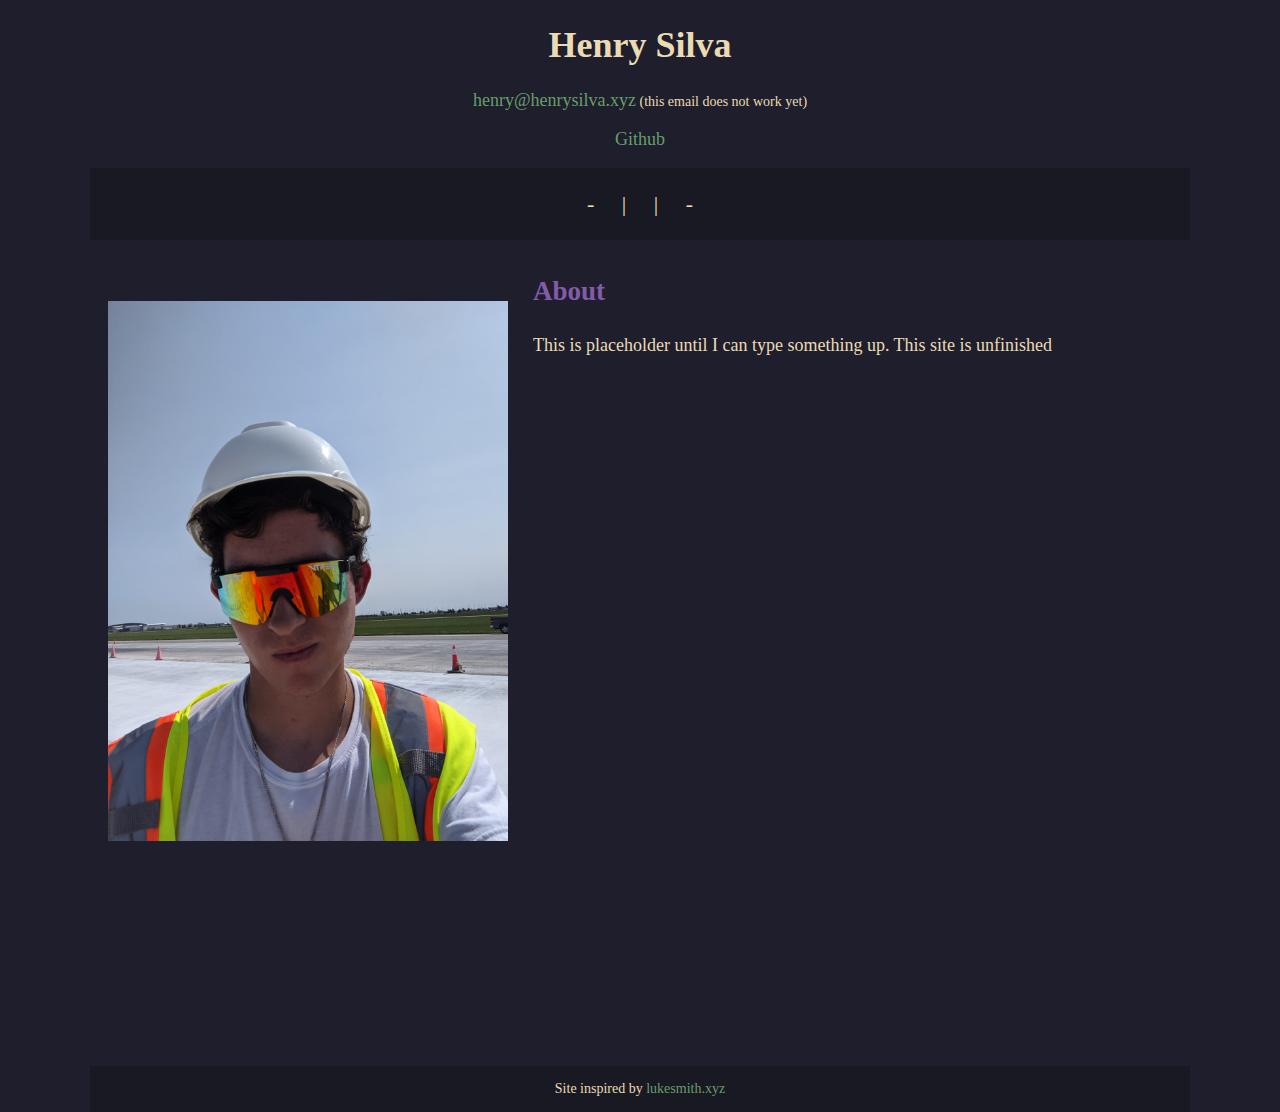
<file: index.html>
<!DOCTYPE html>
<html lang="en">
<head>
    <meta charset="UTF-8">
    <meta name="viewport" content="width=device-width, initial-scale=1.0">
    <meta name="description" content="Henry Silva's Website">
    <meta name="keywords" content="Henry Silva">
    <title>Henry Silva's Website</title>
    <link rel="stylesheet" href="style.css">
</head>
<body>
    <header>
        <h1>Henry Silva</h1>
    </header>

    <div id="links">
      <p><a href="mailto:henry@henrysilva.xyz">henry@henrysilva.xyz</a><small> (this email does not work yet)</small></p>
      <p><a href="https://github.com/Lazloian">Github</a></p>
    </div>

    <nav>
        <p>-  |  | -</p>
    </nav>

    <section class="about">
        <img src="./media/epic.jpg" alt="based" width="400px" height="540px">
        <h2>About</h2>
        <p>This is placeholder until I can type something up. This site is unfinished</p>
    </section>

    <div class="clr"></div>

    <footer>
        <p>Site inspired by <a href="https://lukesmith.xyz">lukesmith.xyz</a></p>
    </footer>
</body>
</html>
</file>
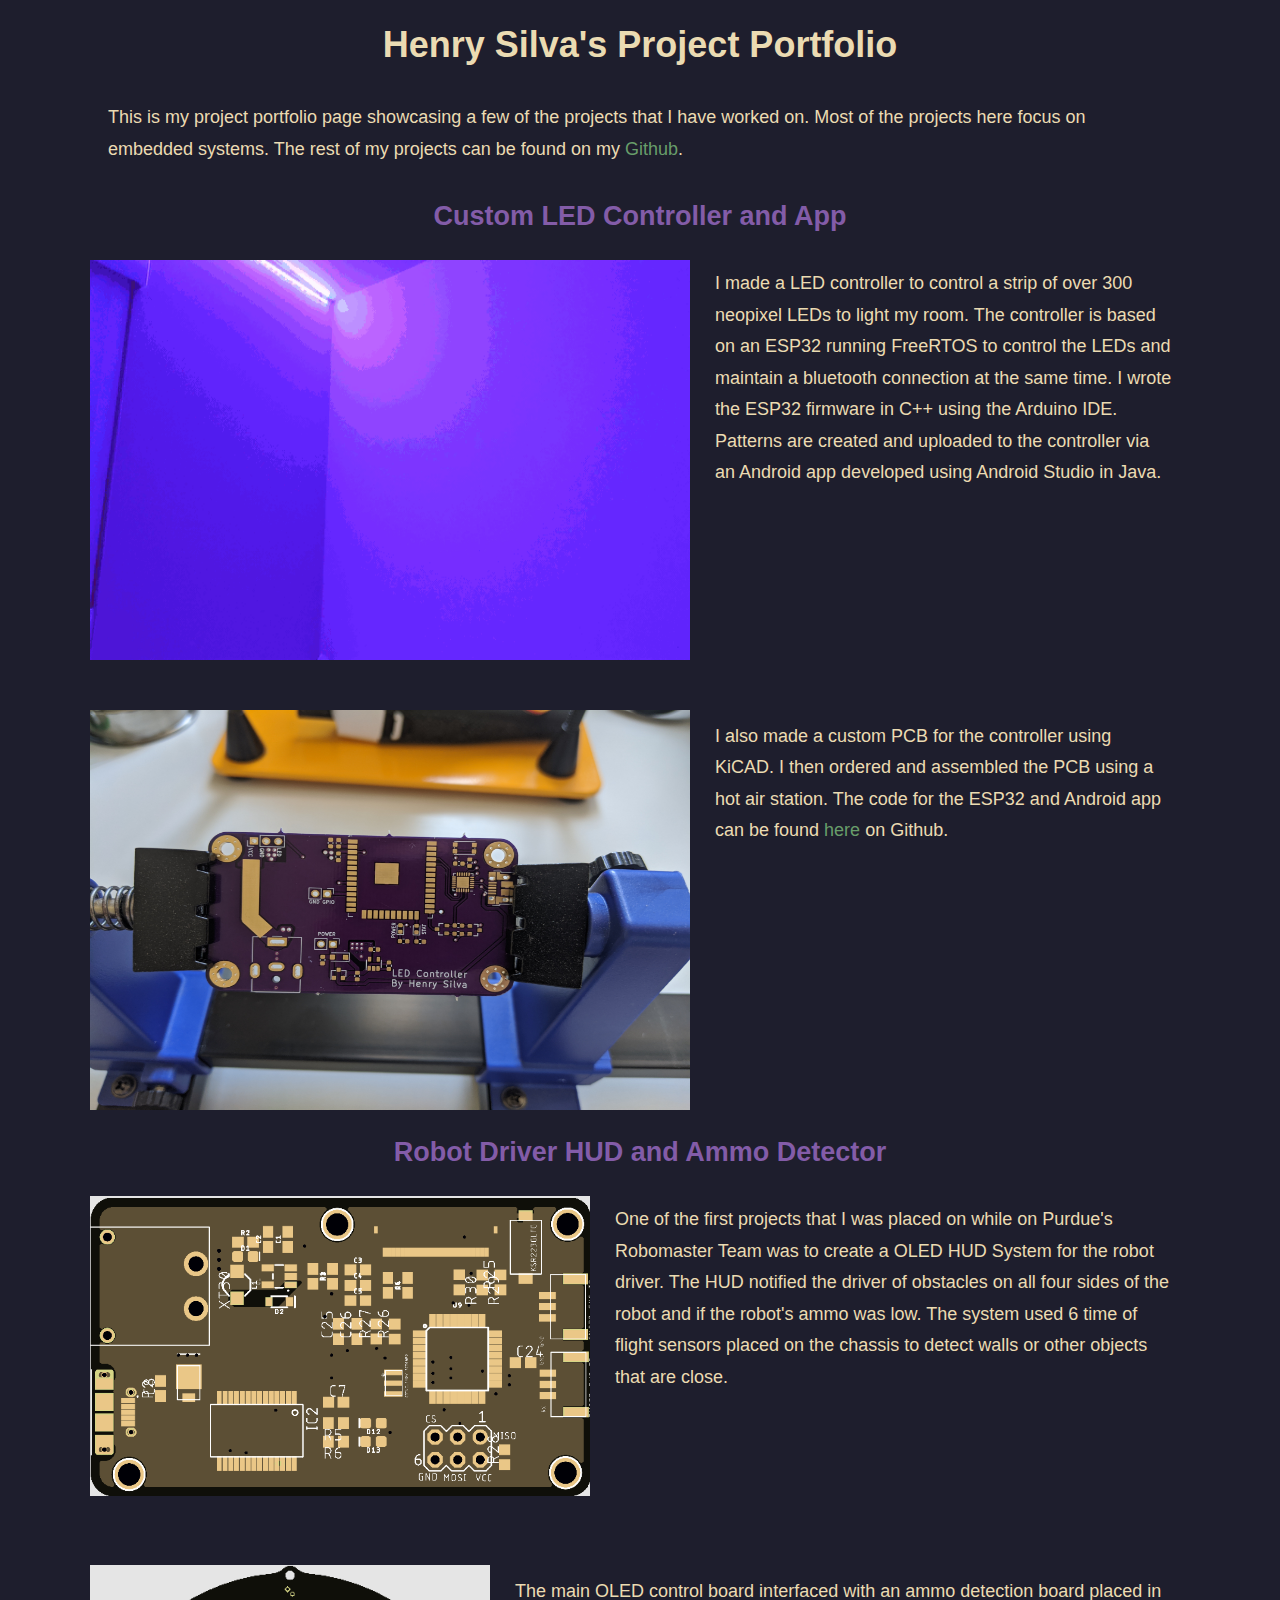
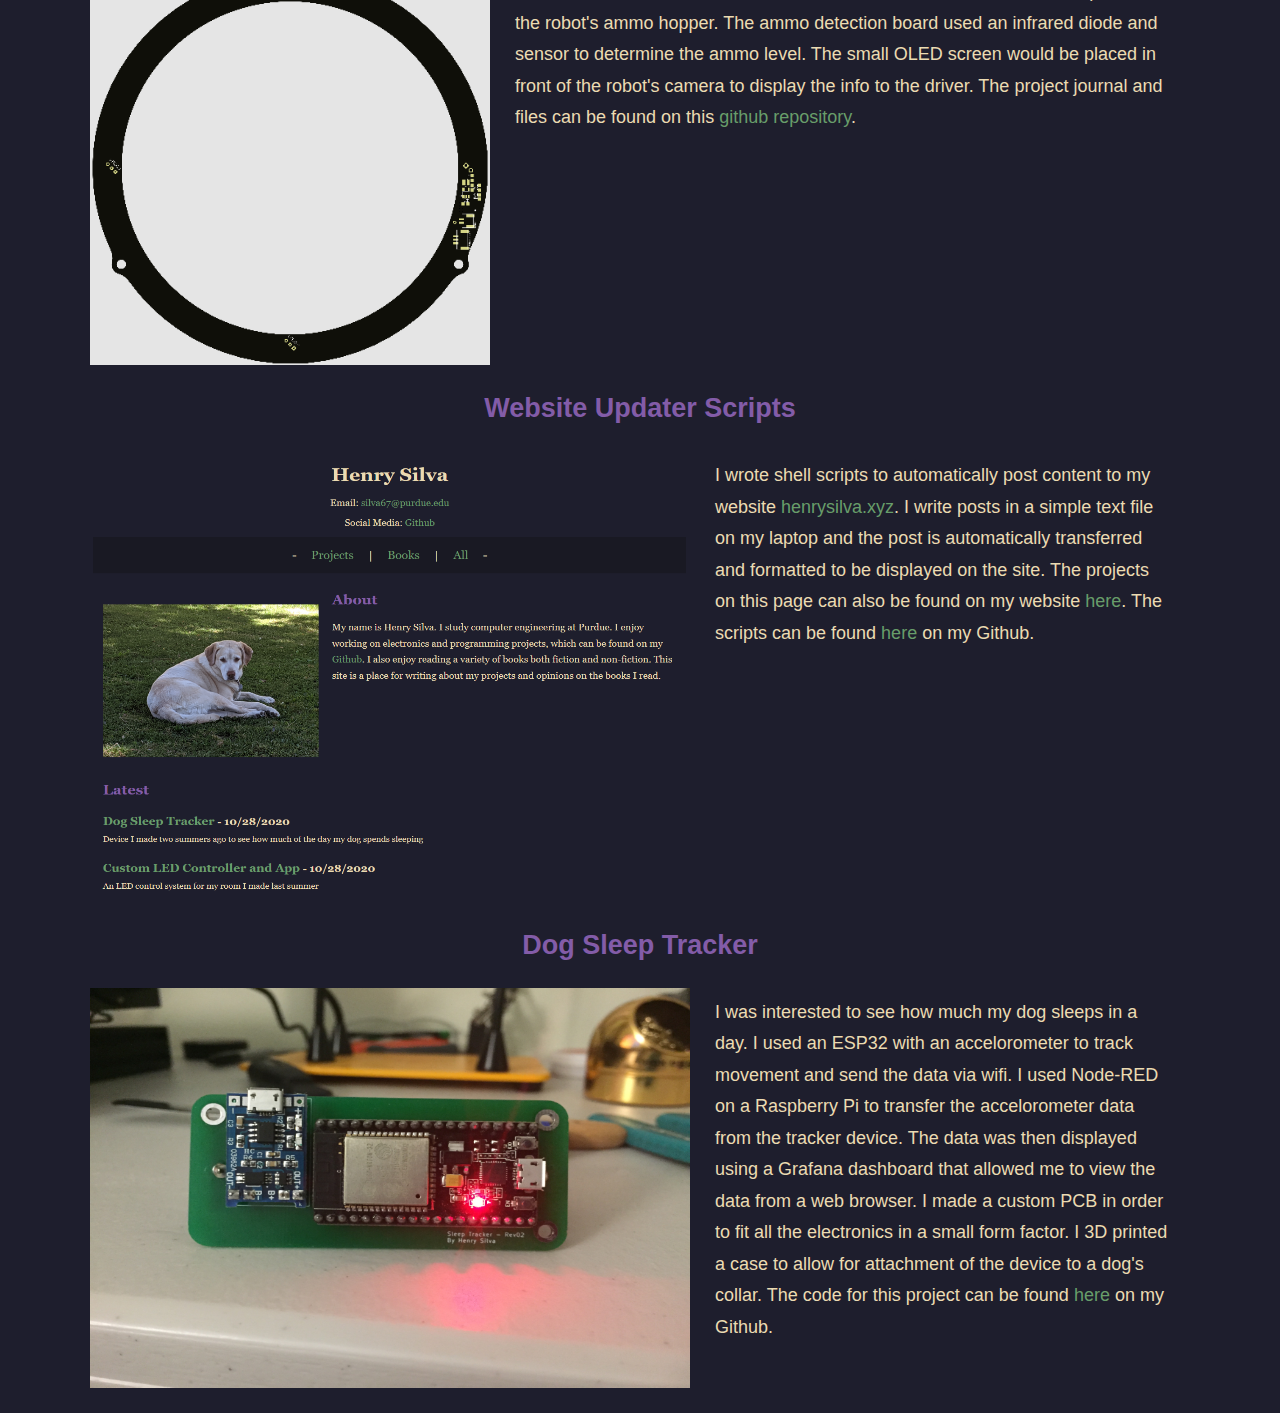
<file: p.html>
<!DOCTYPE html>
<html lang="en">

<head>
	<meta charset="UTF-8">
	<title>Henry Silva's Projects</title>
	<link rel="stylesheet" href="./pstyle.css">
</head>

<body>
  <header>
    <h1>Henry Silva's Project Portfolio</h1>
  </header>

  <section class="about">
    <p>This is my project portfolio page showcasing a few of the projects that I have worked on. Most of the projects here focus on embedded systems. The rest of my projects can be found on my <a href="https://github.com/Lazloian" target="_blank" rel="noopener noreferrer">Github</a>.</p>
  </section>

  <div class="clr"></div>

  <article class="project">
    <h2>Custom LED Controller and App</h2>

    <img src ="./media/led.gif" alt="LEDs" width="600px" height="400px">

    <p>I made a LED controller to control a strip of over 300 neopixel LEDs to light my room. The controller is based on an ESP32 running FreeRTOS to control the LEDs and maintain a bluetooth connection at the same time. I wrote the ESP32 firmware in C++ using the Arduino IDE. Patterns are created and uploaded to the controller via an Android app developed using Android Studio in Java.</p> 

    <div class="clr"></div>
    <img src="./media/pcb.jpg" alt="PCB" width="600px" height="400px">

    <p>I also made a custom PCB for the controller using KiCAD. I then ordered and assembled the PCB using a hot air station. The code for the ESP32 and Android app can be found <a href="https://github.com/Lazloian/LEDControllerV2" target="_blank" rel="noopener noreferrer">here</a> on Github.</p>
  </article>

  <div class="clr"></div>

  <article class="project">
    <h2>Robot Driver HUD and Ammo Detector</h2>

    <img src ="./media/oled.png" alt="OLED" width="500px" height="300px">

    <p>One of the first projects that I was placed on while on Purdue's Robomaster Team was to create a OLED HUD System for the robot driver. The HUD notified the driver of obstacles on all four sides of the robot and if the robot's ammo was low. The system used 6 time of flight sensors placed on the chassis to detect walls or other objects that are close.</p>

    <div class="clr"></div>

    <img src ="./media/ring.png" alt="OLED" width="400px" height="400px">
    
    <p>The main OLED control board interfaced with an ammo detection board placed in the robot's ammo hopper. The ammo detection board used an infrared diode and sensor to determine the ammo level. The small OLED screen would be placed in front of the robot's camera to display the info to the driver. The project journal and files can be found on this <a href="https://github.com/RoboMaster-Club/Electrical-System/tree/master/Heads-Up-Display-ToF" target="_blank" rel="noopener noreferrer">github repository</a>.</p>

  </article>

  <div class="clr"></div>

  <article class="project">
    <h2>Website Updater Scripts</h2>

    <img src="./media/website.png" alt="website" width="600px" height="450px">

    <p>I wrote shell scripts to automatically post content to my website <a href="https://henrysilva.xyz" target="_blank" rel="noopener noreferrer">henrysilva.xyz</a>. I write posts in a simple text file on my laptop and the post is automatically transferred and formatted to be displayed on the site. The projects on this page can also be found on my website <a href="https://henrysilva.xyz/lists/projects.html" target="_blank" rel="noopener noreferrer">here</a>. The scripts can be found <a href="https://github.com/Lazloian/henrysilva.xyz" target="_blank" rel="noopener noreferrer">here</a> on my Github.</p>
  </article>

  <div class="clr"></div>

  <article class="project">
    <h2>Dog Sleep Tracker</h2>

    <img src="./media/dogpcb.JPG" alt="Dog PCB" width="600px" height="400px">

    <p> I was interested to see how much my dog sleeps in a day. I used an ESP32 with an accelorometer to track movement and send the data via wifi. I used Node-RED on a Raspberry Pi to transfer the accelorometer data from the tracker device. The data was then displayed using a Grafana dashboard that allowed me to view the data from a web browser. I made a custom PCB in order to fit all the electronics in a small form factor. I 3D printed a case to allow for attachment of the device to a dog's collar. The code for this project can be found <a href="https://github.com/Lazloian/DogWifi" target="_blank" rel="noopener noreferrer">here</a> on my Github.</p>
  </article>
</file>
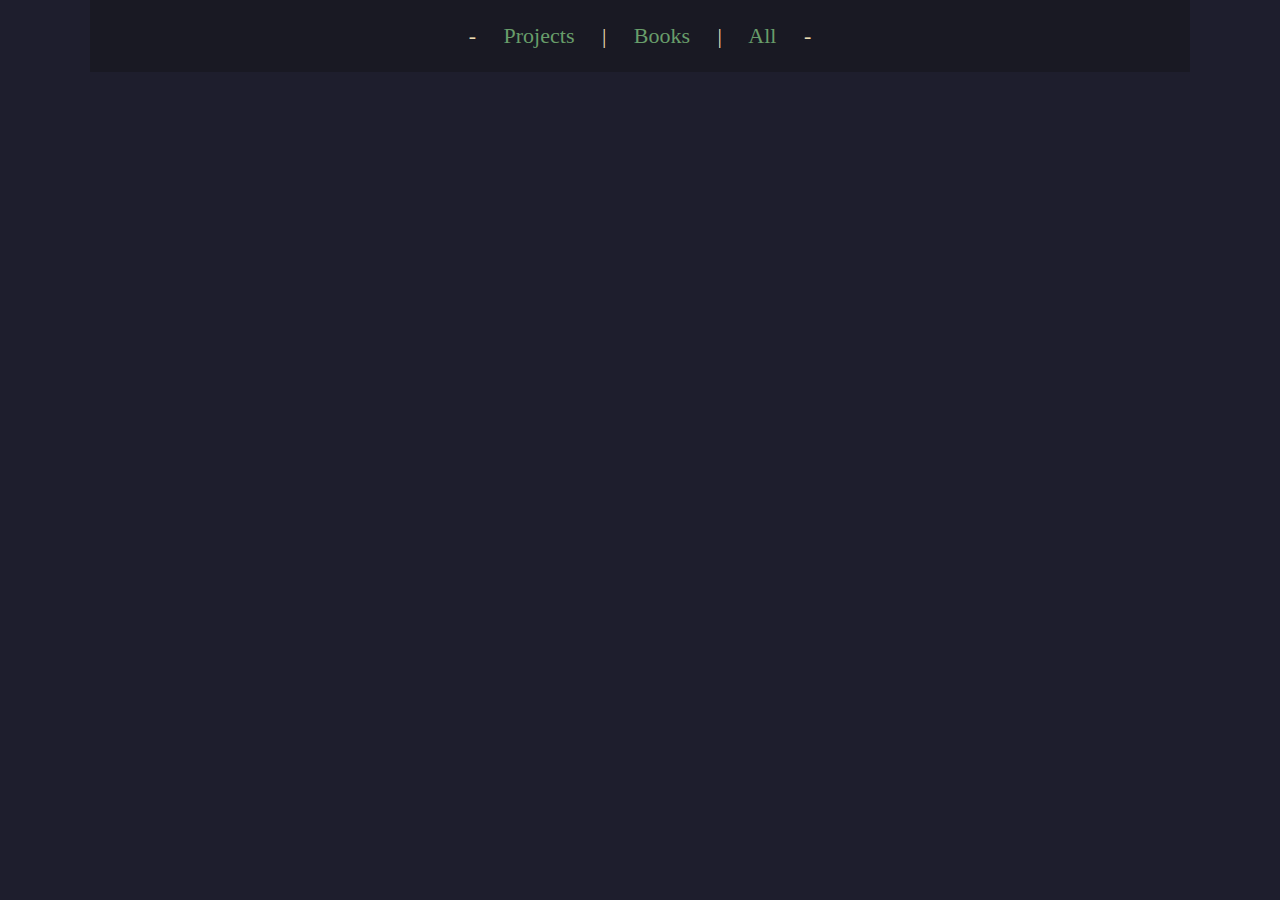
<file: template.html>
<!DOCTYPE html>
<html lang="en">

<head>
	<meta charset="UTF-8">
	<title>TITLE</title>
	<link rel="stylesheet" href="../style.css">
</head>

<body>
	<nav>
		<p>- <a href="../lists/projects.html">Projects</a> | <a href="../lists/books.html">Books</a> | <a href="../lists/all.html">All</a> -</p>
	</nav>

<!-- POST BEGIN -->
</file>
<file: style.css>
body {
    max-width: 1100px;
    margin-left: auto;
    margin-right: auto;
    margin-top: 0;
    margin-bottom: 0;

    background-color: rgb(30, 30, 45);
    color: #ebdbb2;

    font-family: Georgia, 'Times New Roman', Times, serif;
    font-size: 18px;
    font-weight: normal;

    text-align: center;
}

h2 {
    color: rgb(131, 92, 168);
}

a {
    text-decoration: none;
    color: rgb(104, 157, 106);
}

a:hover {
    color: rgb(104, 136, 157);
}

small {
    font-size: 14px;
}

header {
    margin-top: 1em;
}

nav {
    background-color: rgb(25, 25, 35);
    width: 100%;
    padding: 1px 0px;

    font-size: 22px;
    word-spacing: 1em;
}

footer {
    background-color: rgb(25, 25, 35);
    width: 100%;
    padding: 1px 0px;

    font-size: 14px;

    margin-top: 200px;
}

.clr {
    clear: both;
}

.about {
    text-align: left;
    margin: 2em 1em;
    min-height: 300px;
    line-height: 1.75em;
}

.about img {
    float: left;
    padding-right: 25px;
    padding-top: 25px;
    padding-bottom: 25px;
}

.latest {
    width: 100%;
    text-align: left;
    margin: 1em;
}

.list {
	text-align: left;
	padding: 3em 5em;
}

.entry {
  padding: 0.1em 0em;
  margin-top: 1em;
  line-height: 0.3em;
}

.entry h3 {
	font-size: 20px;
}

.entry a {
	font-size: 22px;
}

.entry small {
	font-size: 16px;
	line-height: 1.5em;
}

.post {
	padding:3em 2em;
	text-align: left;
}

.post h1 {
	color: rgb(131, 92, 168);
}

.post h2 {
  color: #ebdbb2;
	font-size: 20px;
}

.post p {
	text-align: left;
	line-height: 2em;
}
</file>
<file: pstyle.css>
body {
    max-width: 1100px;
    margin-left: auto;
    margin-right: auto;
    margin-top: 0;
    margin-bottom: 0;

    background-color: rgb(30, 30, 45);
    color: #ebdbb2;

    font-family: Arial, 'Times New Roman', Times, serif;
    font-size: 18px;
    font-weight: normal;

    text-align: center;
}

h2 {
    color: rgb(131, 92, 168);
}

a {
    text-decoration: none;
    color: rgb(104, 157, 106);
}

a:hover {
    color: rgb(104, 136, 157);
}

small {
    font-size: 14px;
}

header {
    margin-top: 1em;
}

.clr {
    clear: both;
}

.about {
    text-align: left;
    margin: 2em 1em;
    line-height: 1.75em;
}

.project p {
    text-align: left;
    margin: 2em 1em;
    min-height: 300px;
    line-height: 1.75em;
}

.project h2 {
    text-align: center;
    margin: 0.1em 0.1em;
}

.project img {
    float: left;
    padding-right: 25px;
    padding-top: 25px;
    padding-bottom: 25px;
}
</file>
